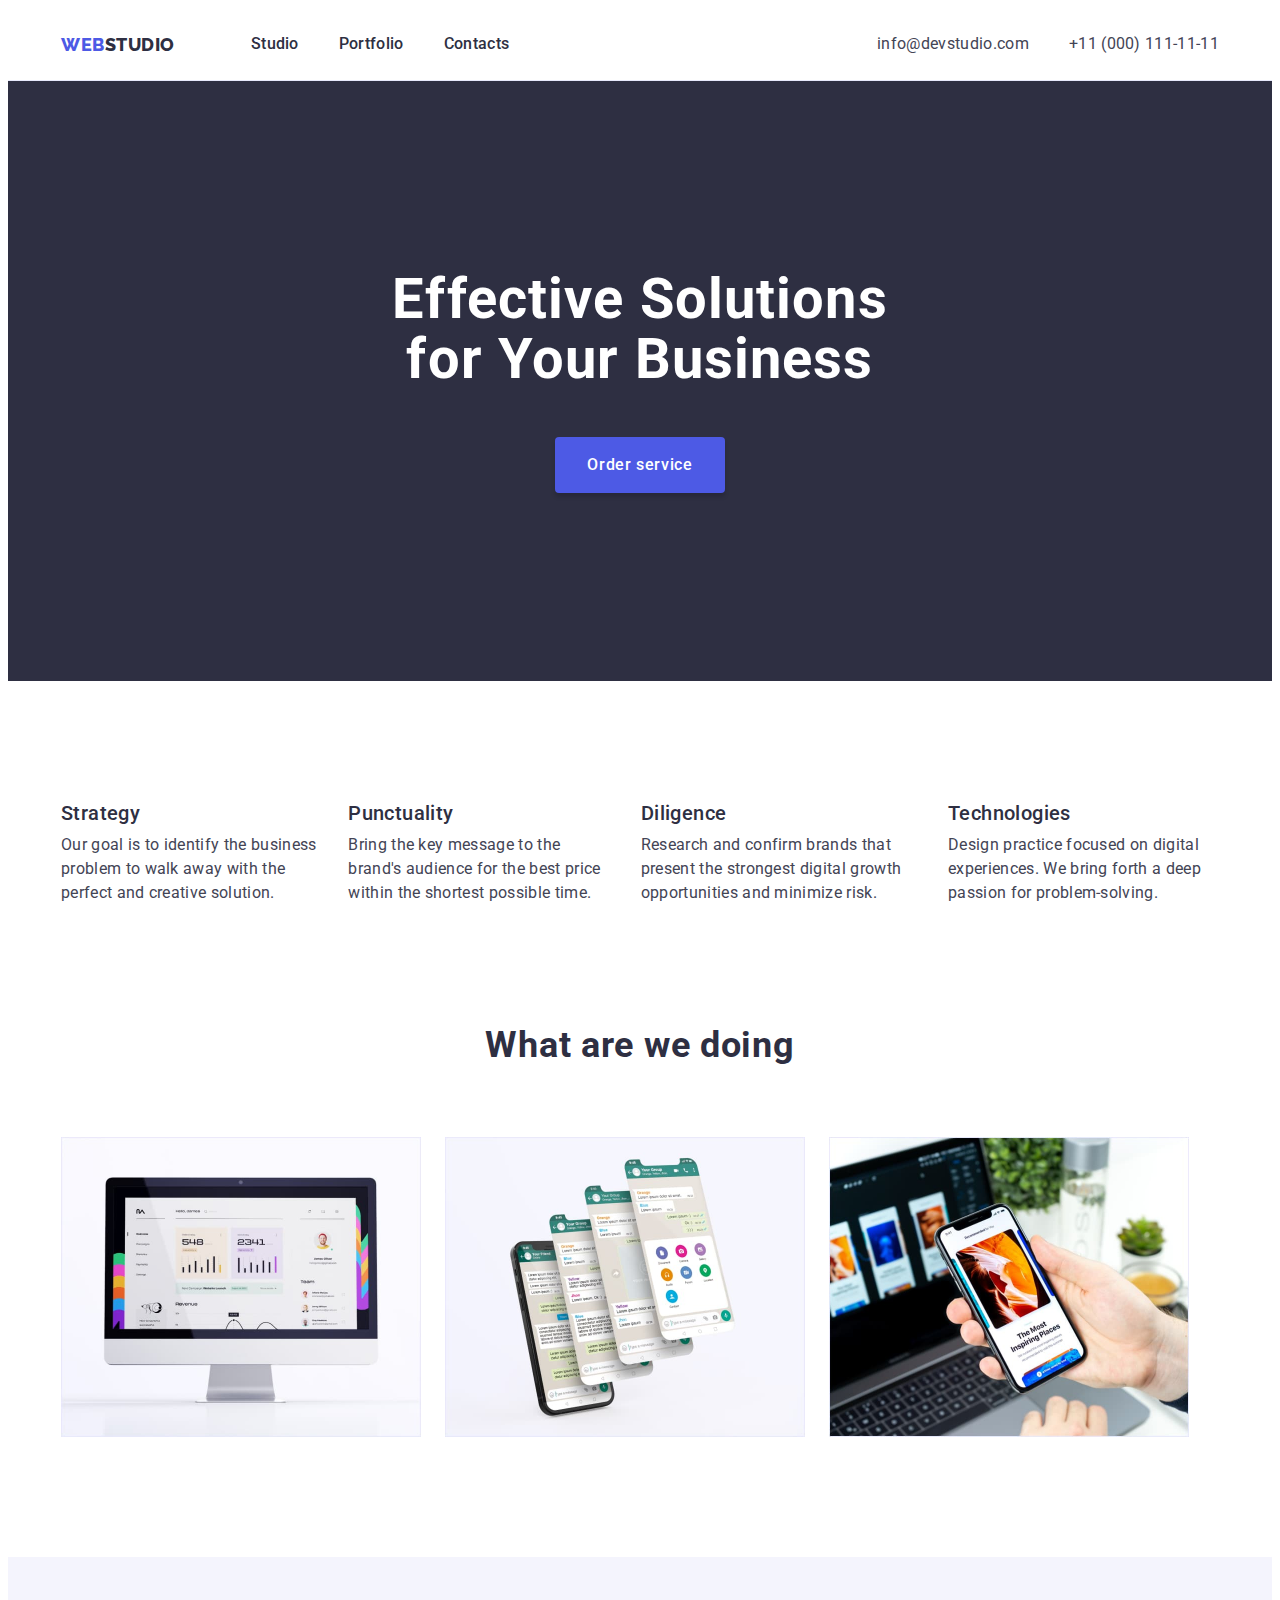
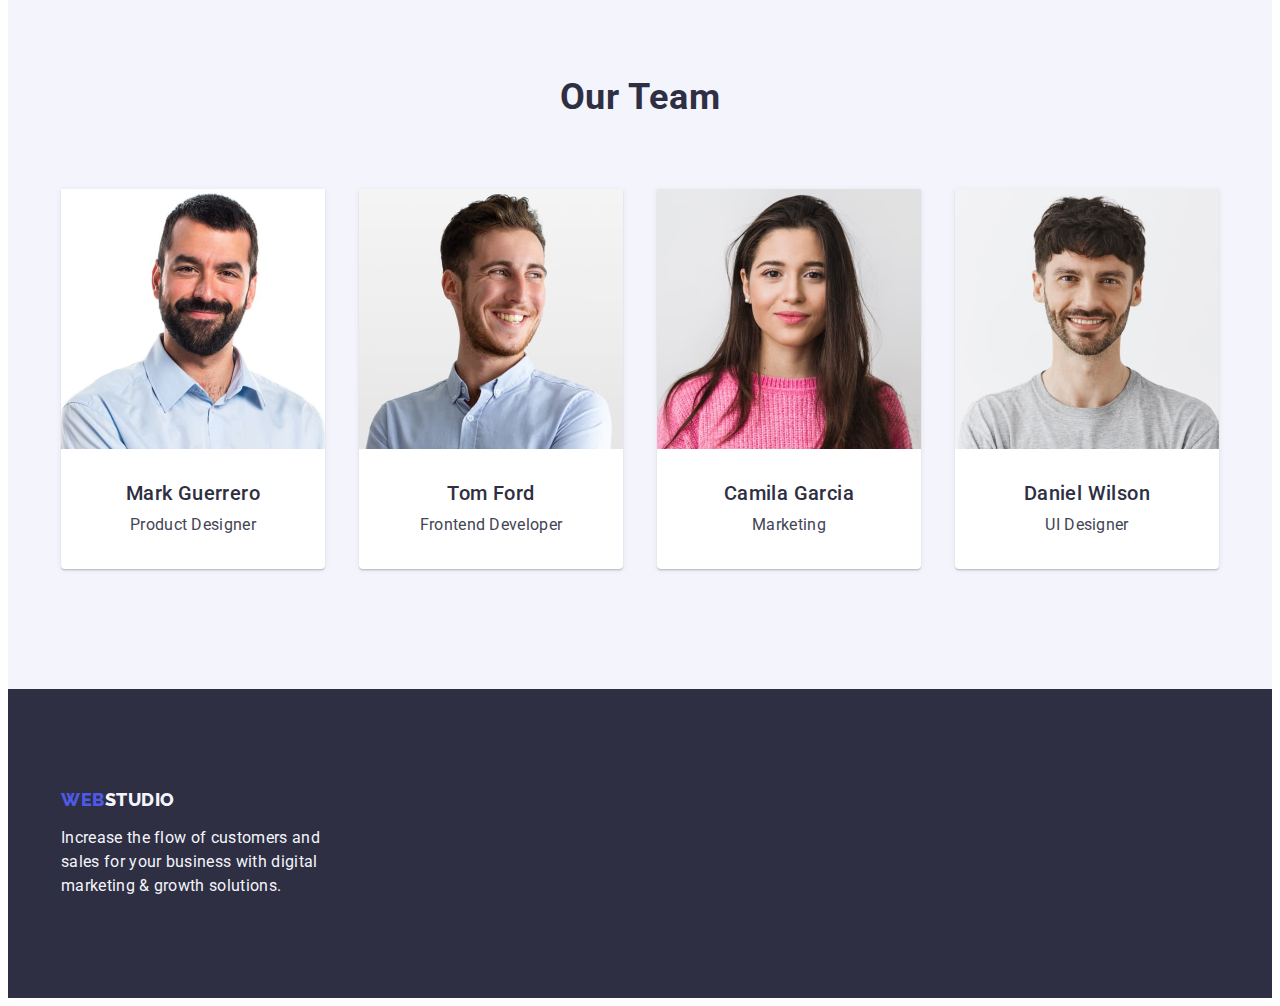
<file: index.html>
<!DOCTYPE html>
<html lang="en">

<head>
    <meta charset="UTF-8" />
    <meta name="viewport" content="width=device-width, initial-scale=1.0" />
    <title>WebStudio Home</title>
    <link rel="preconnect" href="https://fonts.googleapis.com" />
    <link rel="preconnect" href="https://fonts.gstatic.com" crossorigin />
    <link
        href="https://fonts.googleapis.com/css2?family=Raleway:wght@800&family=Roboto:wght@400;500;700;900&display=swap"
        rel="stylesheet" />
    <link rel="stylesheet" href="https://cdnjs.cloudflare.com/ajax/libs/modern-normalize/2.0.0/modern-normalize.min.css"
        integrity="sha512-4xo8blKMVCiXpTaLzQSLSw3KFOVPWhm/TRtuPVc4WG6kUgjH6J03IBuG7JZPkcWMxJ5huwaBpOpnwYElP/m6wg=="
        crossorigin="anonymous" referrerpolicy="no-referrer" />
    <link rel="stylesheet" href="css/styles.css" />
</head>

<body>
    <header class="header">
        <div class="container header-container">
            <nav class="navigation">
                <a class="logo" href="./index.html"><span class="logo__mark">WEB</span>STUDIO</a>
                <ul class="nav-menu">
                    <li>
                        <a class="nav-menu__link" href="./index.html">Studio</a>
                    </li>
                    <li>
                        <a class="nav-menu__link" href="./portfolio.html">Portfolio</a>
                    </li>
                    <li>
                        <a class="nav-menu__link" href="#">Contacts</a>
                    </li>
                </ul>
            </nav>
            <address>
                <ul class="address-list">
                    <li>
                        <a class="text address-list__link" href="mailto:info@devstudio.com">info@devstudio.com</a>
                    </li>
                    <li>
                        <a class="text address-list__link" href="tel:+110001111111">+11 (000) 111-11-11</a>
                    </li>
                </ul>
            </address>
        </div>
    </header>
    <main>
        <section class="hero-section">
            <div class="container hero-container">
                <h1 class="hero-section__title">Effective Solutions for Your Business</h1>
                <button class="button button--primary" type="button">Order service</button>
            </div>
        </section>
        <section class="section">
            <div class="container">
                <h2 class="visually-hidden">Advantages</h2>
                <ul class="advantages-list">
                    <li>
                        <h3 class="advantages-list__item-title">Strategy</h3>
                        <p class="text">
                            Our goal is to identify the business problem to walk away with the perfect and
                            creative solution.
                        </p>
                    </li>
                    <li>
                        <h3 class="advantages-list__item-title">Punctuality</h3>
                        <p class="text">
                            Bring the key message to the brand's audience for the best price within the shortest
                            possible time.
                        </p>
                    </li>
                    <li>
                        <h3 class="advantages-list__item-title">Diligence</h3>
                        <p class="text">
                            Research and confirm brands that present the strongest digital growth opportunities
                            and minimize risk.
                        </p>
                    </li>
                    <li>
                        <h3 class="advantages-list__item-title">Technologies</h3>
                        <p class="text">
                            Design practice focused on digital experiences. We bring forth a deep passion for
                            problem-solving.
                        </p>
                    </li>
                </ul>
            </div>
        </section>
        <section class="about-section">
            <div class="container">
                <h2 class="about-title">What are we doing</h2>
                <ul class="about-list">
                    <li>
                        <img width="360" height="300" src="./images/about/mac.jpg" alt="Mac image" />
                    </li>
                    <li>
                        <img width="360" height="300" src="./images/about/phone.jpg" alt="Phone image" />
                    </li>
                    <li>
                        <img width="360" height="300" src="./images/about/phone_mac.jpg" alt="Phone and mac image" />
                    </li>
                </ul>
            </div>
        </section>
        <section class="section team-section">
            <div class="container">
                <h2 class="team-title">Our Team</h2>
                <ul class="team-card-list">
                    <li class="team-card">
                        <img width="264" height="260" src="./images/team/mark.jpg" alt="Mark Guerrero" />
                        <div class="team-card__info">
                            <h3 class="team-card__text">Mark Guerrero</h3>
                            <p class="text">Product Designer</p>
                        </div>
                    </li>
                    <li class="team-card">
                        <img width="264" height="260" src="./images/team/tom.jpg" alt="Tom Ford" />
                        <div class="team-card__info">
                            <h3 class="team-card__text">Tom Ford</h3>
                            <p class="text">Frontend Developer</p>
                        </div>
                    </li>
                    <li class="team-card">
                        <img width="264" height="260" src="./images/team/camila.jpg" alt="Camila Garcia" />
                        <div class="team-card__info">
                            <h3 class="team-card__text">Camila Garcia</h3>
                            <p class="text">Marketing</p>
                        </div>
                    </li>
                    <li class="team-card">
                        <img width="264" height="260" src="./images/team/daniel.jpg" alt="Daniel Wilson" />
                        <div class="team-card__info">
                            <h3 class="team-card__text">Daniel Wilson</h3>
                            <p class="text">UI Designer</p>
                        </div>
                    </li>
                </ul>
            </div>
        </section>
    </main>
    <footer class="footer">
        <div class="container footer-container">
            <a class="logo logo--inverted" href="./index.html"><span class="logo__mark">WEB</span>STUDIO</a>
            <p class="text footer__text">
                Increase the flow of customers and sales for your business with digital marketing & growth
                solutions.
            </p>
        </div>
    </footer>
</body>

</html>
</file>
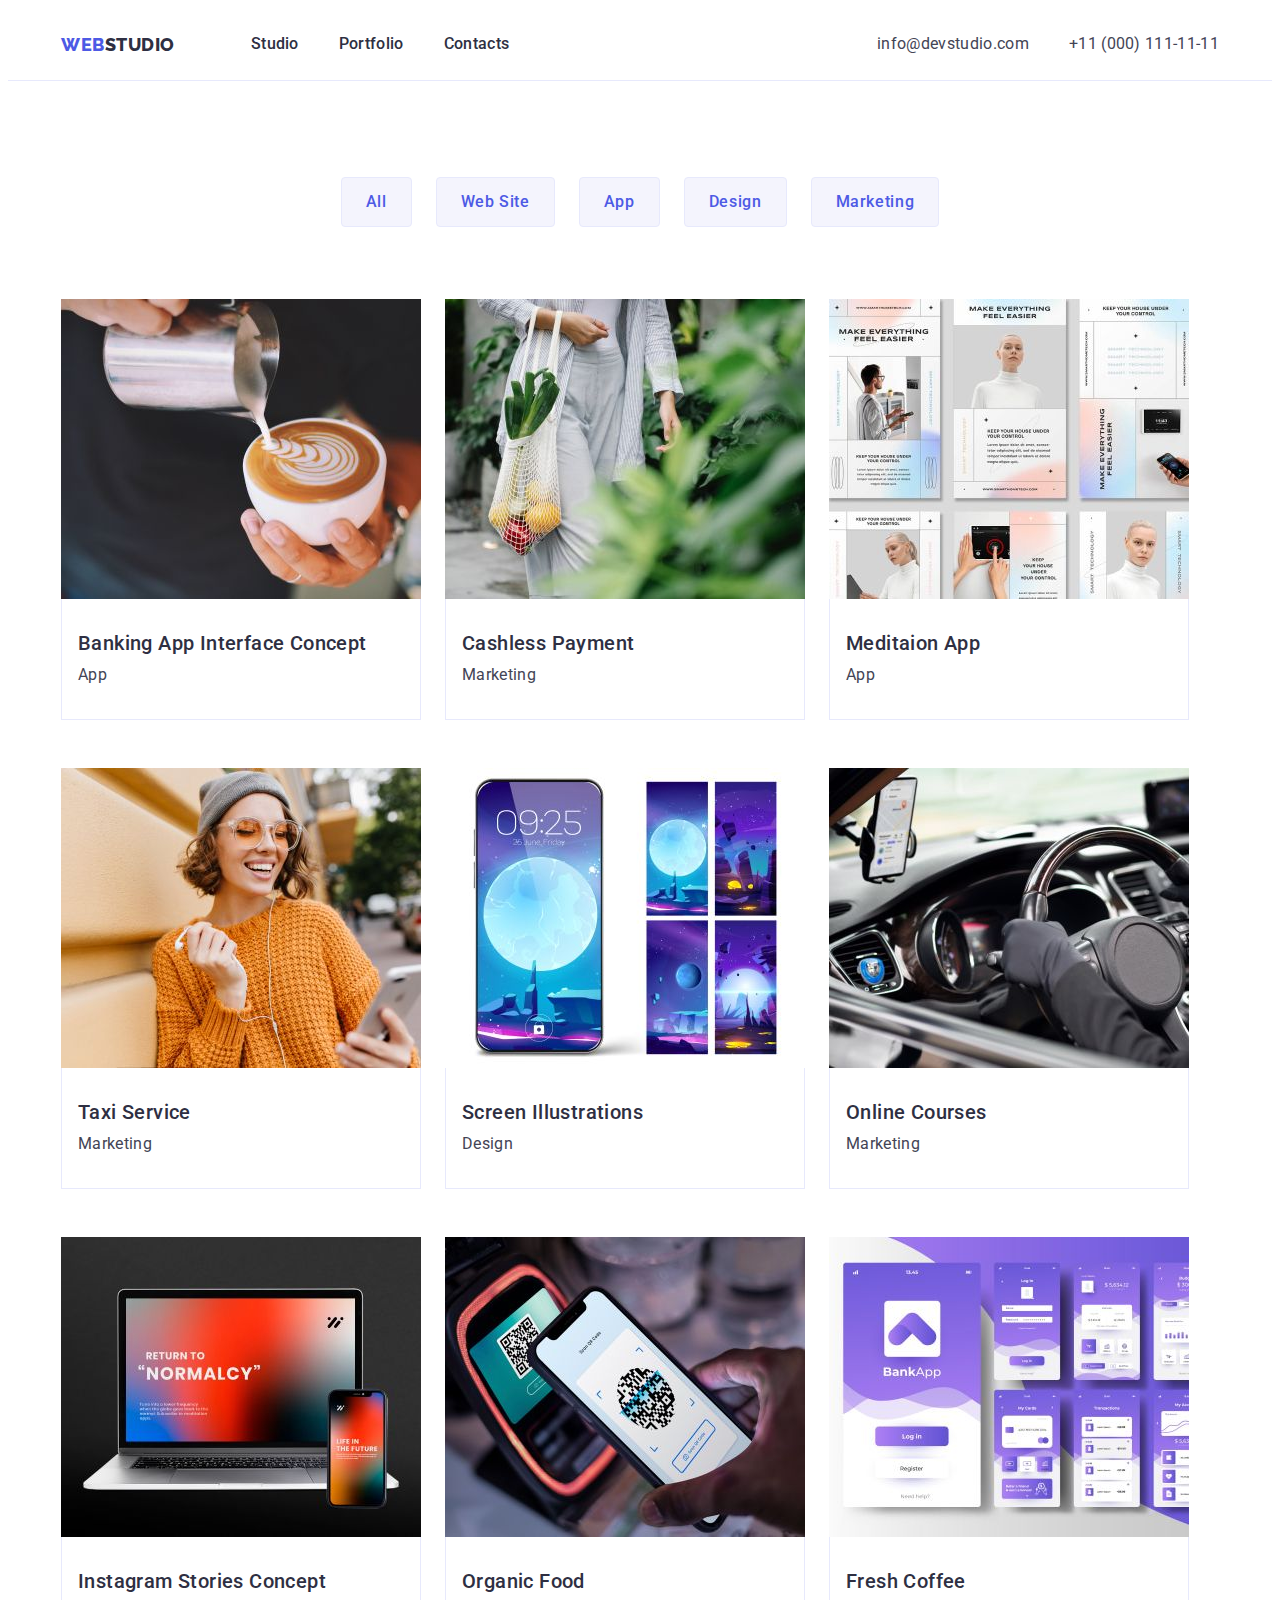
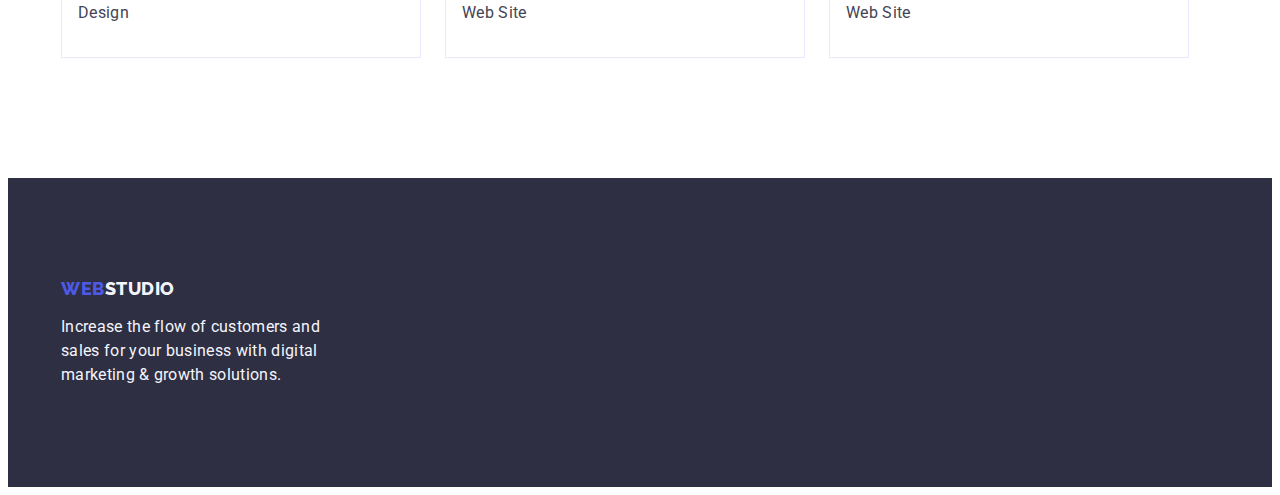
<file: portfolio.html>
<!DOCTYPE html>
<html lang="en">

<head>
    <meta charset="UTF-8" />
    <meta name="viewport" content="width=device-width, initial-scale=1.0" />
    <title>WebStudio Portfolio</title>
    <link rel="preconnect" href="https://fonts.googleapis.com" />
    <link rel="preconnect" href="https://fonts.gstatic.com" crossorigin />
    <link
        href="https://fonts.googleapis.com/css2?family=Raleway:wght@800&family=Roboto:wght@400;500;700;900&display=swap"
        rel="stylesheet" />
    <link rel="stylesheet" href="https://cdnjs.cloudflare.com/ajax/libs/modern-normalize/2.0.0/modern-normalize.min.css"
        integrity="sha512-4xo8blKMVCiXpTaLzQSLSw3KFOVPWhm/TRtuPVc4WG6kUgjH6J03IBuG7JZPkcWMxJ5huwaBpOpnwYElP/m6wg=="
        crossorigin="anonymous" referrerpolicy="no-referrer" />
    <link rel="stylesheet" href="css/styles.css" />
</head>

<body>
    <header class="header">
        <div class="container header-container">
            <nav class="navigation">
                <a class="logo" href="./index.html"><span class="logo__mark">WEB</span>STUDIO</a>
                <ul class="nav-menu">
                    <li>
                        <a class="nav-menu__link" href="./index.html">Studio</a>
                    </li>
                    <li>
                        <a class="nav-menu__link" href="./portfolio.html">Portfolio</a>
                    </li>
                    <li>
                        <a class="nav-menu__link" href="#">Contacts</a>
                    </li>
                </ul>
            </nav>
            <address>
                <ul class="address-list">
                    <li>
                        <a class="text address-list__link" href="mailto:info@devstudio.com">info@devstudio.com</a>
                    </li>
                    <li>
                        <a class="text address-list__link" href="tel:+110001111111">+11 (000) 111-11-11</a>
                    </li>
                </ul>
            </address>
        </div>
    </header>
    <main>
        <section class="portfolio-section">
            <div class="container">
                <h1 class="visually-hidden">Portfolio</h1>
                <ul class="filter-list">
                    <li>
                        <button class="button button--muted" type="button">All</button>
                    </li>
                    <li>
                        <button class="button button--muted" type="button">Web Site</button>
                    </li>
                    <li>
                        <button class="button button--muted" type="button">App</button>
                    </li>
                    <li>
                        <button class="button button--muted" type="button">Design</button>
                    </li>
                    <li>
                        <button class="button button--muted" type="button">Marketing</button>
                    </li>
                </ul>
                <ul class="portfolio-card-list">
                    <li class="portfolio-card">
                        <a href="#">
                            <img width="360" height="300" src="./images/portfolio/img_1.jpg" alt="Img 1" />
                            <div class="portfolio-card__info">
                                <h2 class="portfolio-card__title">Banking App Interface Concept</h2>
                                <p class="text">App</p>
                            </div>
                        </a>
                    </li>
                    <li class="portfolio-card">
                        <a href="#">
                            <img width="360" height="300" src="./images/portfolio/img_2.jpg" alt="Img 2" />
                            <div class="portfolio-card__info">
                                <h2 class="portfolio-card__title">Cashless Payment</h2>
                                <p class="text">Marketing</p>
                            </div>
                        </a>
                    </li>
                    <li class="portfolio-card">
                        <a href="#">
                            <img width="360" height="300" src="./images/portfolio/img_3.jpg" alt="Img 3" />
                            <div class="portfolio-card__info">
                                <h2 class="portfolio-card__title">Meditaion App</h2>
                                <p class="text">App</p>
                            </div>
                        </a>
                    </li>
                    <li class="portfolio-card">
                        <a href="#">
                            <img width="360" height="300" src="./images/portfolio/img_4.jpg" alt="Img 4" />
                            <div class="portfolio-card__info">
                                <h2 class="portfolio-card__title">Taxi Service</h2>
                                <p class="text">Marketing</p>
                            </div>
                        </a>
                    </li>
                    <li class="portfolio-card">
                        <a href="#">
                            <img width="360" height="300" src="./images/portfolio/img_5.jpg" alt="Img 5" />
                            <div class="portfolio-card__info">
                                <h2 class="portfolio-card__title">Screen Illustrations</h2>
                                <p class="text">Design</p>
                            </div>
                        </a>
                    </li>
                    <li class="portfolio-card">
                        <a href="#">
                            <img width="360" height="300" src="./images/portfolio/img_6.jpg" alt="Img 6" />
                            <div class="portfolio-card__info">
                                <h2 class="portfolio-card__title">Online Courses</h2>
                                <p class="text">Marketing</p>
                            </div>
                        </a>
                    </li>
                    <li class="portfolio-card">
                        <a href="#">
                            <img width="360" height="300" src="./images/portfolio/img_7.jpg" alt="Img 7" />
                            <div class="portfolio-card__info">
                                <h2 class="portfolio-card__title">Instagram Stories Concept</h2>
                                <p class="text">Design</p>
                            </div>
                        </a>
                    </li>
                    <li class="portfolio-card">
                        <a href="#">
                            <img width="360" height="300" src="./images/portfolio/img_8.jpg" alt="Img 8" />
                            <div class="portfolio-card__info">
                                <h2 class="portfolio-card__title">Organic Food</h2>
                                <p class="text">Web Site</p>
                            </div>
                        </a>
                    </li>
                    <li class="portfolio-card">
                        <a href="#">
                            <img width="360" height="300" src="./images/portfolio/img_9.jpg" alt="Img 9" />
                            <div class="portfolio-card__info">
                                <h2 class="portfolio-card__title">Fresh Coffee</h2>
                                <p class="text">Web Site</p>
                            </div>
                        </a>
                    </li>
                </ul>
            </div>
        </section>
    </main>
    <footer class="footer">
        <div class="container footer-container">
            <a class="logo logo--inverted" href="./index.html"><span class="logo__mark">WEB</span>STUDIO</a>
            <p class="text footer__text">
                Increase the flow of customers and sales for your business with digital marketing & growth
                solutions.
            </p>
        </div>
    </footer>
</body>

</html>
</file>
<file: css/styles.css>
:root {
  --primary-brand-color: #4d5ae5;
  --pressed-state-color: #404bbf;
  --dark-color: #2e2f42;
  --success-color: #31d0aa;
  --text-color: #434455;
  --subtle-text-color: #8e8f99;
  --accent-color: #e7e9fc;
  --light-color: #f4f4fd;
  --white-color: #ffffff;
  --line-height-base: 1.5;
  --font-size-base: 16px;
  --container-max-width: 1158px;
  --section-padding: 120px;
}

body {
  background-color: var(--white-color);
  font-family: 'Roboto', sans-serif;
  font-size: var(--font-size-base);
  color: var(--text-color);
}

h1,
h2,
h3,
h4,
h5,
h6,
p {
  margin: 0;
}

a {
  line-height: var(--line-height-base);
  color: inherit;
  text-decoration: none;
  letter-spacing: 0.02em;
}

ul {
  margin: 0;
  padding-left: 0;
  list-style: none;
}

img {
  display: block;
}

*:focus {
  outline: none;
}

.container {
  max-width: var(--container-max-width);
  padding-left: 15px;
  padding-right: 15px;
  margin-left: auto;
  margin-right: auto;
}

.section {
  padding: var(--section-padding) 0;
}

.visually-hidden {
  position: absolute;
  width: 1px;
  height: 1px;
  margin: -1px;
  border: 0;
  padding: 0;
  white-space: nowrap;
  clip-path: inset(100%);
  clip: rect(0 0 0 0);
  overflow: hidden;
}

.text {
  font-size: var(--font-size-base);
  line-height: var(--line-height-base);
  letter-spacing: 0.02em;
}

.button {
  font-family: 'Roboto', sans-serif;
  font-size: var(--font-size-base);
  line-height: var(--line-height-base);
  font-weight: 500;
  letter-spacing: 0.04em;
  border-radius: 4px;
  cursor: pointer;
}

.button.button--primary {
  background-color: var(--primary-brand-color);
  color: var(--white-color);
  padding: 16px 32px;
  border: none;
  box-shadow: 0px 4px 4px 0px #00000026;
}

.button.button--primary:focus,
.button.button--primary:hover {
  background-color: var(--pressed-state-color);
}

.button.button--muted {
  background-color: var(--light-color);
  color: var(--primary-brand-color);
  padding: 12px 24px;
  border: 1px solid var(--accent-color);
  box-shadow: none;
}

.button.button--muted:focus,
.button.button--muted:hover {
  background-color: var(--pressed-state-color);
  color: var(--white-color);
  border: 1px solid var(--pressed-state-color);
  box-shadow: 0px 2px 2px 0px #0000001f, 0px 2px 1px 0px #00000014,
    0px 3px 1px 0px #0000001a;
}

.header {
  border-bottom: 1px solid var(--accent-color);
}

.header-container {
  display: flex;
  justify-content: space-between;
  align-items: center;
}

.logo {
  font-family: 'Raleway';
  font-size: 18px;
  line-height: 1.16667;
  font-weight: 800;
  color: var(--dark-color);
  letter-spacing: 0.03em;
}

.logo--inverted {
  color: var(--light-color);
}

.logo__mark {
  color: var(--primary-brand-color);
}

.navigation {
  display: flex;
  align-items: center;
  gap: 76px;
  padding: 24px 0;
}

.nav-menu {
  display: flex;
  align-items: center;
  gap: 40px;
}

.nav-menu__link {
  line-height: var(--line-height-base);
  font-weight: 500;
  color: var(--dark-color);
  letter-spacing: 0.02em;
}

.nav-menu__link:hover {
  color: var(--pressed-state-color);
}

.address-list {
  display: flex;
  align-items: center;
  gap: 40px;
}

.address-list__link {
  font-style: normal;
}

.address-list__link:focus,
.address-list__link:hover {
  color: var(--pressed-state-color);
}

.footer {
  background-color: var(--dark-color);
  padding: 100px 0;
}

.footer__text {
  color: var(--light-color);
  max-width: 264px;
}

.hero-section {
  background-color: var(--dark-color);
}

.footer-container {
  display: flex;
  flex-direction: column;
  align-items: flex-start;
}

.footer .logo {
  margin-bottom: 16px;
}

.hero-section {
  padding: 188px 0;
}

.hero-container {
  display: flex;
  flex-direction: column;
  align-items: center;
}

.hero-section__title {
  color: var(--white-color);
  font-size: 56px;
  line-height: 1.07143;
  font-weight: 700;
  letter-spacing: 0.02em;
  max-width: 496px;
  text-align: center;
  margin-bottom: 48px;
}

.advantages-list {
  display: flex;
  justify-content: space-between;
  gap: 24px;
}

.advantages-list__item-title {
  color: var(--dark-color);
  font-size: 20px;
  line-height: 1.2;
  font-weight: 500;
  letter-spacing: 0.02em;
  margin-bottom: 8px;
}

.about-section {
  padding-bottom: var(--section-padding);
}

.about-title {
  color: var(--dark-color);
  font-size: 36px;
  line-height: 1.11112;
  font-weight: 700;
  letter-spacing: 0.02em;
  text-align: center;
  margin-bottom: 72px;
}

.about-list {
  display: flex;
  gap: 24px;
}

.team-section {
  background-color: var(--light-color);
}

.team-card-list {
  display: flex;
  justify-content: space-between;
  gap: 24px;
}

.team-title {
  color: var(--dark-color);
  font-size: 36px;
  line-height: 1.11112;
  font-weight: 700;
  letter-spacing: 0.02em;
  text-align: center;
  margin-bottom: 72px;
}

.team-card {
  background-color: var(--white-color);
  box-shadow: 0px 2px 1px 0px #2e2f4214, 0px 1px 1px 0px #2e2f4229,
    0px 1px 6px 0px #2e2f4214;
  border-radius: 0 0 4px 4px;
}

.team-card__info {
  padding: 32px 16px;
  text-align: center;
}

.team-card__text {
  color: var(--dark-color);
  font-size: 20px;
  line-height: 1.2;
  font-weight: 500;
  letter-spacing: 0.02em;
  margin-bottom: 8px;
}

.portfolio-section {
  padding: 96px 0 var(--section-padding);
}

.filter-list {
  display: flex;
  justify-content: center;
  gap: 24px;
  margin-bottom: 72px;
}

.portfolio-card-list {
  display: flex;
  flex-wrap: wrap;
  column-gap: 24px;
  row-gap: 48px;
}

.portfolio-card__info {
  padding: 32px 16px;
  border: 1px solid var(--accent-color);
  border-top: none;
}

.portfolio-card__title {
  color: var(--dark-color);
  font-size: 20px;
  line-height: 1.2;
  font-weight: 500;
  letter-spacing: 0.02em;
  margin-bottom: 8px;
}
</file>
